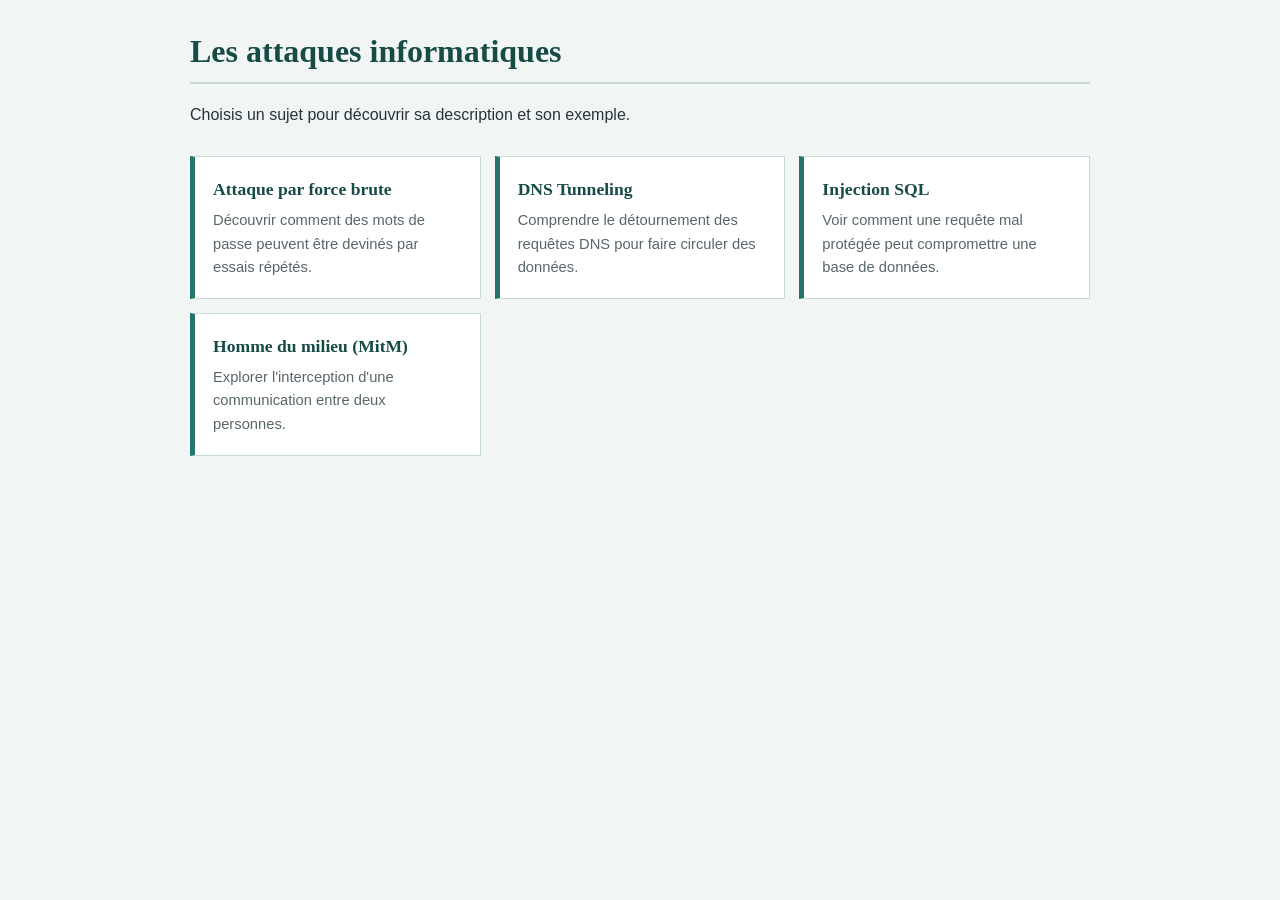
<file: index.html>
<!DOCTYPE html>
<html lang="fr">
<head>
	<meta charset="UTF-8">
	<meta name="viewport" content="width=device-width, initial-scale=1.0">
	<title>Menu | Sécurité informatique</title>
	<link rel="stylesheet" href="style.css">
</head>
<body>
	<main>
		<h1>Les attaques informatiques</h1>
		<p class="intro">Choisis un sujet pour découvrir sa description et son exemple.</p>

		<nav aria-label="Pages sur les attaques informatiques">
			<a href="BruteForce.html">
				<h2>Attaque par force brute</h2>
				<p>Découvrir comment des mots de passe peuvent être devinés par essais répétés.</p>
			</a>
			<a href="DNSTUNNELING.html">
				<h2>DNS Tunneling</h2>
				<p>Comprendre le détournement des requêtes DNS pour faire circuler des données.</p>
			</a>
			<a href="injectionSQL.html">
				<h2>Injection SQL</h2>
				<p>Voir comment une requête mal protégée peut compromettre une base de données.</p>
			</a>
			<a href="MITM.html">
				<h2>Homme du milieu (MitM)</h2>
				<p>Explorer l'interception d'une communication entre deux personnes.</p>
			</a>
		</nav>
	</main>
</body>
</html>
</file>
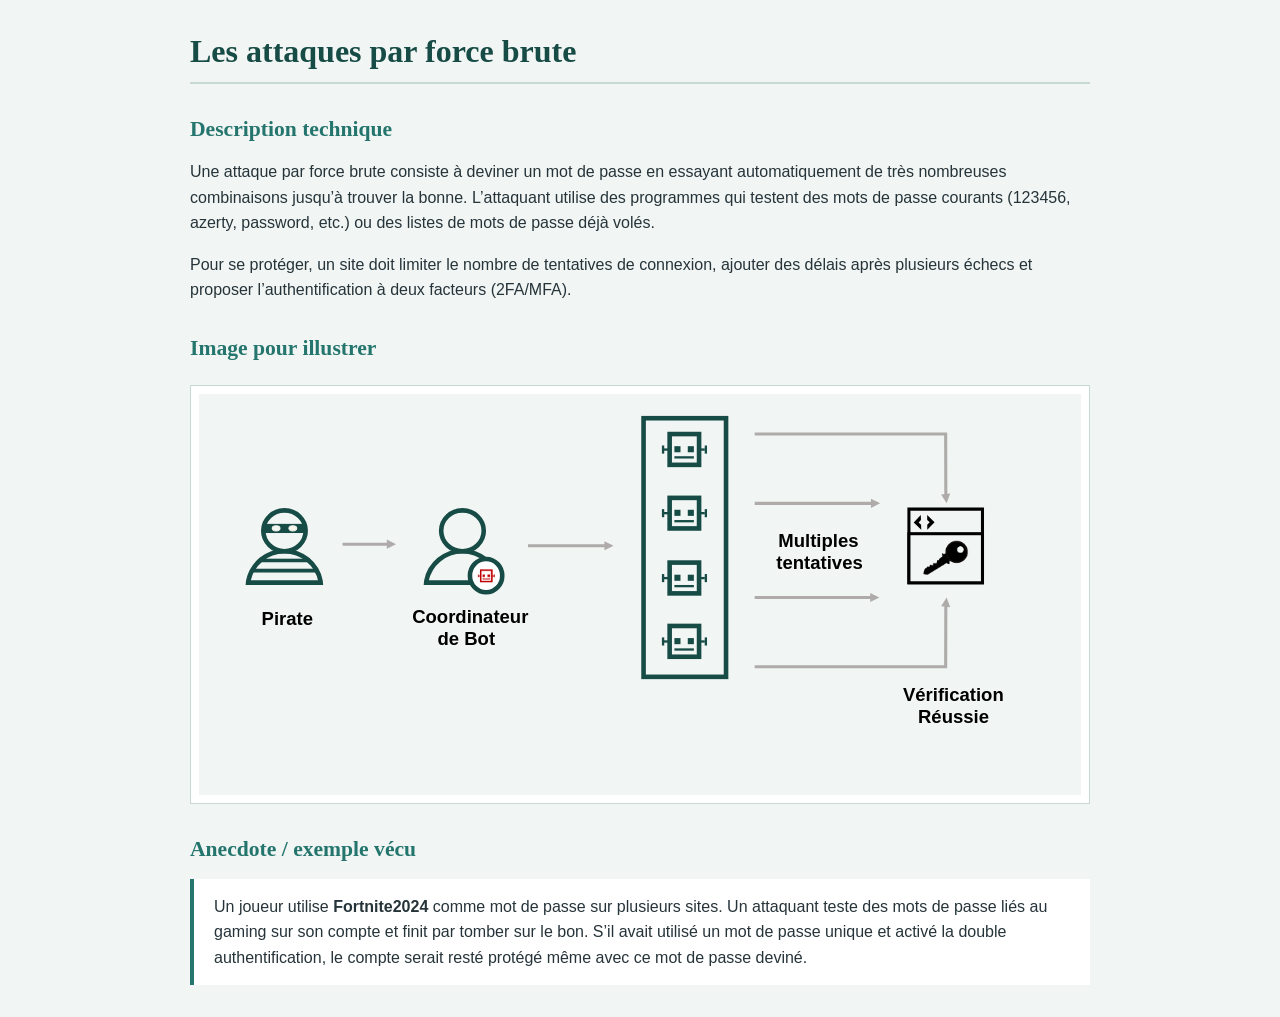
<file: BruteForce.html>
<!DOCTYPE html>
<html lang="fr">

<head>
    <meta charset="UTF-8">
    <meta name="viewport" content="width=device-width, initial-scale=1.0">
    <title>BTS Page - Attaques par force brute</title>

    <link rel="stylesheet" href="style.css">
</head>

<body>

    <div class="container">

        <h1>Les attaques par force brute</h1>

        <h2>Description technique</h2>
        <p>Une attaque par force brute consiste à deviner un mot de passe en essayant automatiquement de très nombreuses
            combinaisons jusqu’à trouver la bonne. L’attaquant utilise des programmes qui testent des mots de passe
            courants (123456, azerty, password, etc.) ou des listes de mots de passe déjà volés.</p>

        <p>Pour se protéger, un site doit limiter le nombre de tentatives de connexion, ajouter des délais après
            plusieurs échecs et proposer l’authentification à deux facteurs (2FA/MFA).</p>

        <h2>Image pour illustrer</h2>
        <div class="image-container">
            <img src="IMG/force_brute.svg" alt="Schéma expliquant l'attaque par force brute via un réseau de bots">
        </div>

        <h2>Anecdote / exemple vécu</h2>
        <div class="highlight">
            <p>Un joueur utilise <strong>Fortnite2024</strong> comme mot de passe sur plusieurs sites. Un attaquant teste des mots de passe
                liés au gaming sur son compte et finit par tomber sur le bon. S’il avait utilisé un mot de passe unique et
                activé la double authentification, le compte serait resté protégé même avec ce mot de passe deviné.</p>
        </div>

    </div>

</body>

</html>
</file>
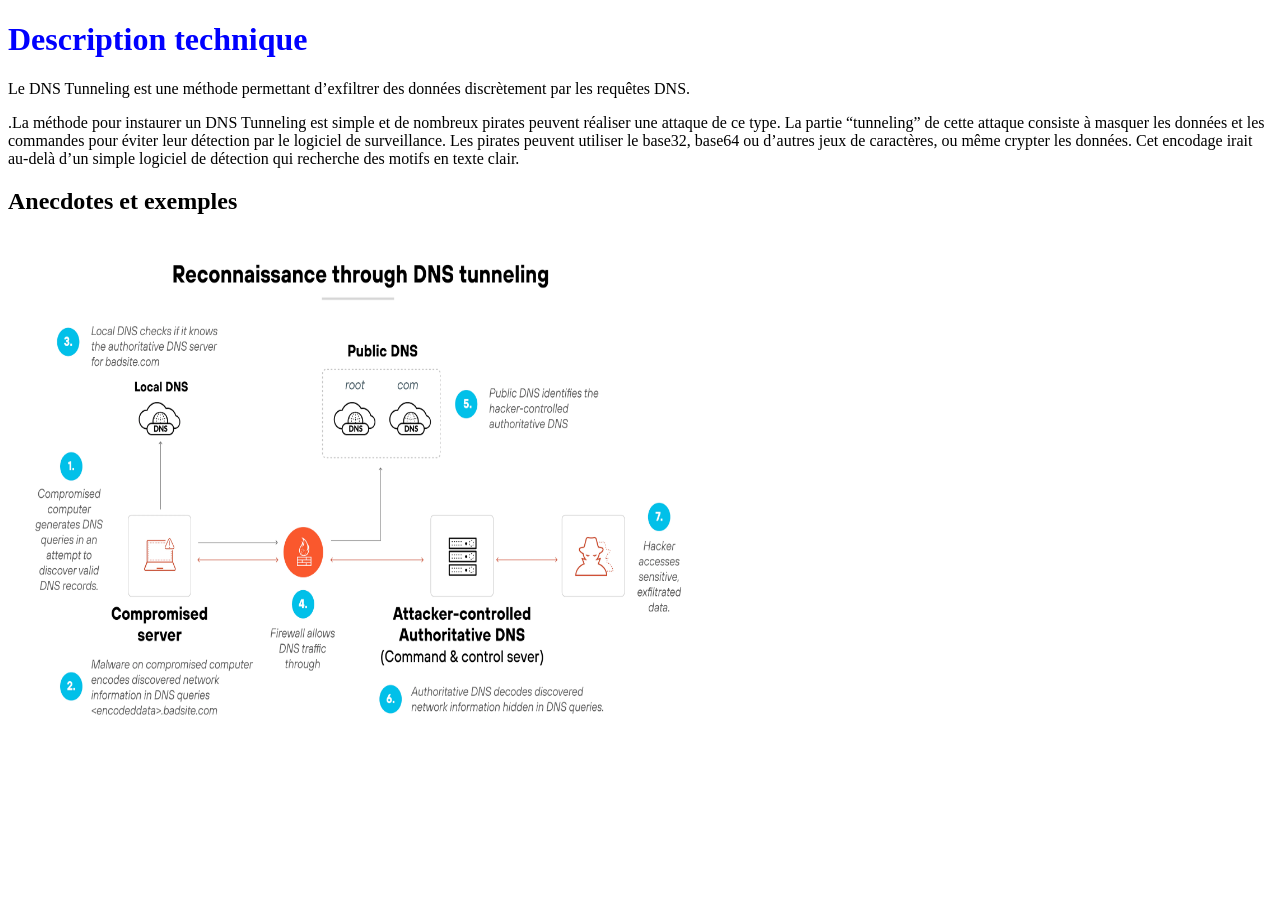
<file: DNS TUNNELING.html>
<!DOCTYPE html>
<html>
    <head>
    <title>DNS TUNNELING </title>
    <style>
        h1 {
            color: black;
        }
        h2 {
            color: black;
        }
    </style>
    </head>

<body>


<p>
<h1 style="color:blue">Description technique</h1>
Le DNS Tunneling est une méthode permettant d’exfiltrer des données discrètement par les requêtes DNS. 
</p>.La méthode pour instaurer un DNS Tunneling est simple et de nombreux pirates peuvent réaliser une attaque de ce type. La partie “tunneling” de cette attaque consiste à masquer les données et les commandes pour éviter leur détection par le logiciel de surveillance. Les pirates peuvent utiliser le base32, base64 ou d’autres jeux de caractères, ou même crypter les données. Cet encodage irait au-delà d’un simple logiciel de détection qui recherche des motifs en texte clair.



<p>
<h2>Anecdotes et exemples</h2>
<a href="https://www.paloaltonetworks.com/cyberpedia/what-is-dns-tunneling">
    <img src="IMG/DNSTunneling2025_10.png" width="700" height="500" alt="Description">
</a>

</p>



<p>
<h1></h1>

</p>


</html>
</file>
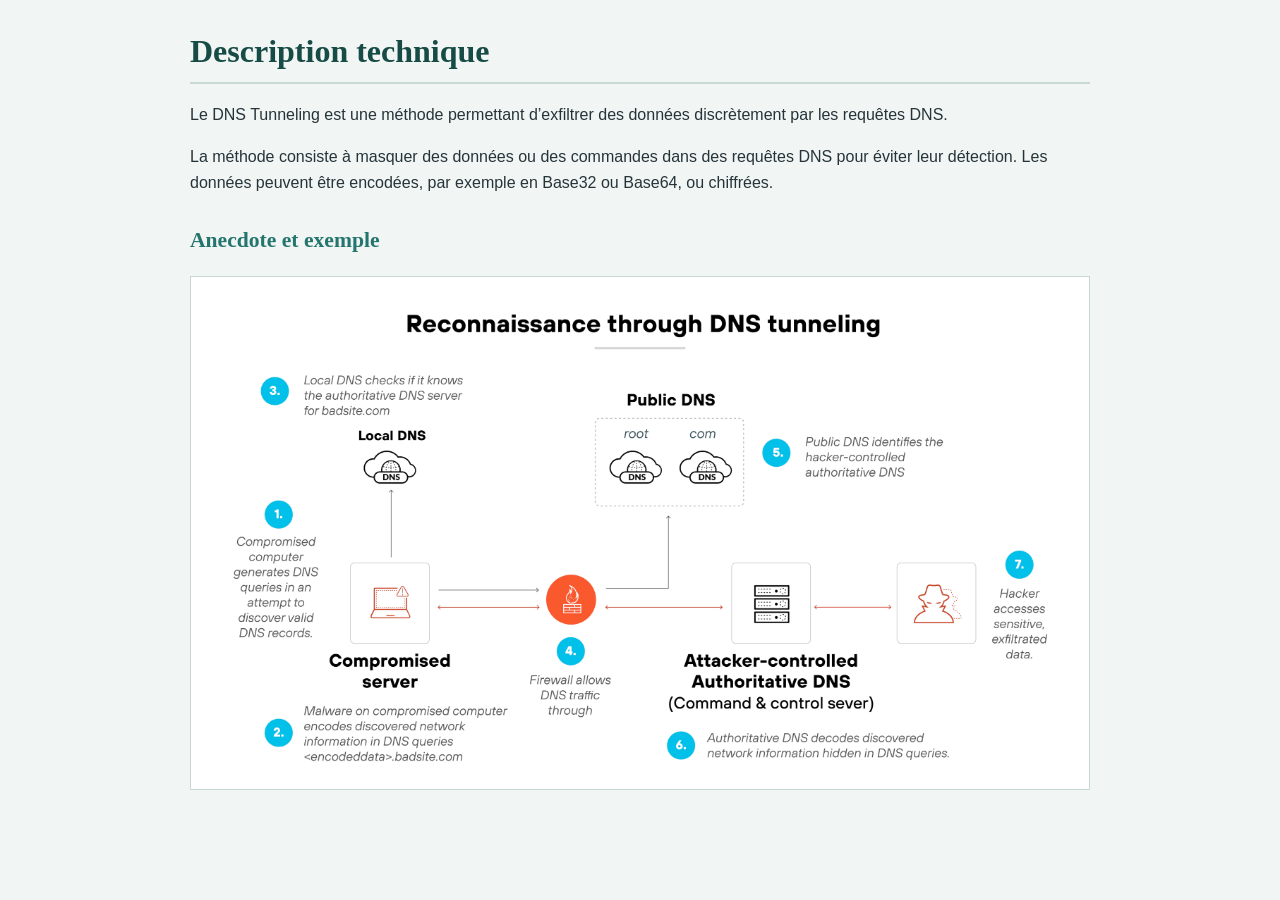
<file: DNSTUNNELING.html>
<!DOCTYPE html>
<html lang="fr">
<head>
    <meta charset="UTF-8">
    <meta name="viewport" content="width=device-width, initial-scale=1.0">
    <title>DNS Tunneling</title>
    <link rel="stylesheet" href="style.css">
</head>
<body>
    <main>
        <h1>Description technique</h1>
        <p>Le DNS Tunneling est une méthode permettant d’exfiltrer des données discrètement par les requêtes DNS.</p>
        <p>La méthode consiste à masquer des données ou des commandes dans des requêtes DNS pour éviter leur détection. Les données peuvent être encodées, par exemple en Base32 ou Base64, ou chiffrées.</p>

        <h2>Anecdote et exemple</h2>
        <a href="https://www.paloaltonetworks.com/cyberpedia/what-is-dns-tunneling">
            <img src="IMG/DNSTunneling2025_10.jpg" alt="Illustration du DNS tunneling">
        </a>
    </main>
</body>
</html>
</file>
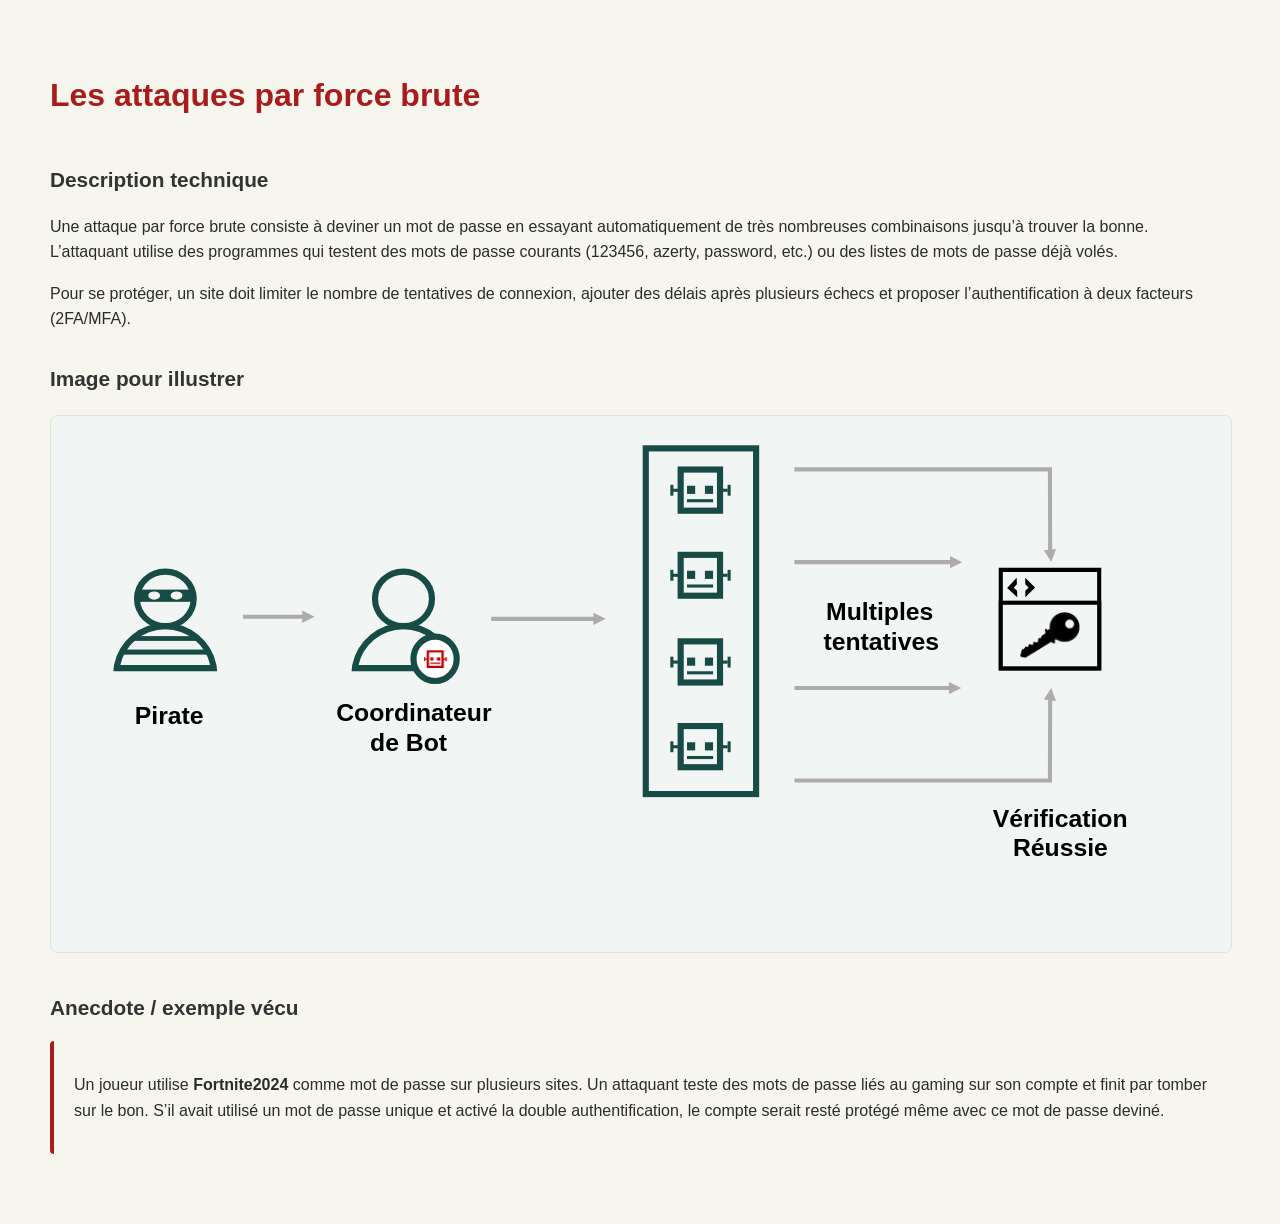
<file: force_brute.html>
<!DOCTYPE html>
<html lang="fr">

<head>
    <meta charset="UTF-8">
    <meta name="viewport" content="width=device-width, initial-scale=1.0">
    <title>BTS Page - Attaques par force brute</title>

    <style>
        body {
            background-color: #F6F5EE;
            font-family: Arial, Helvetica, sans-serif;
            color: #2C2C2C;
            line-height: 1.6;
            margin: 0;
            padding: 40px 20px;
        }

        .container {
            max-width: 1500px;
            margin: 0 auto;
            background-color: #F6F5EE;
            padding: 30px;
            border-radius: 12px;
        }

        h1 {
            color: #A81C1C;
            margin-top: 0;
            border-bottom: 2px solid #F6F5EE;
            padding-bottom: 10px;
        }

        h2 {
            color: #333333;
            margin-top: 30px;
            font-size: 1.3rem;
        }

        p {
            font-size: 1rem;
            margin-bottom: 15px;
        }

        .image-container {
            text-align: center;
            margin: 20px 0;
        }

        .image-container img {
            max-width: 100%;
            height: auto;
            border-radius: 8px;
            border: 1px solid #E2E0D8;
        }

        .highlight {
            background-color: #F6F5EE;
            padding: 15px 20px;
            border-left: 4px solid #A81C1C;
            border-radius: 4px;
        }
    </style>
</head>

<body>

    <div class="container">

        <h1>Les attaques par force brute</h1>

        <h2>Description technique</h2>
        <p>Une attaque par force brute consiste à deviner un mot de passe en essayant automatiquement de très nombreuses
            combinaisons jusqu’à trouver la bonne. L’attaquant utilise des programmes qui testent des mots de passe
            courants (123456, azerty, password, etc.) ou des listes de mots de passe déjà volés.</p>

        <p>Pour se protéger, un site doit limiter le nombre de tentatives de connexion, ajouter des délais après
            plusieurs échecs et proposer l’authentification à deux facteurs (2FA/MFA).</p>

        <h2>Image pour illustrer</h2>
        <div class="image-container">
            <img src="IMG/force_brute.svg" alt="Schéma expliquant l'attaque par force brute via un réseau de bots">
        </div>

        <h2>Anecdote / exemple vécu</h2>
        <div class="highlight">
            <p>Un joueur utilise <strong>Fortnite2024</strong> comme mot de passe sur plusieurs sites. Un attaquant teste des mots de passe
                liés au gaming sur son compte et finit par tomber sur le bon. S’il avait utilisé un mot de passe unique et
                activé la double authentification, le compte serait resté protégé même avec ce mot de passe deviné.</p>
        </div>

    </div>

</body>

</html>
</file>
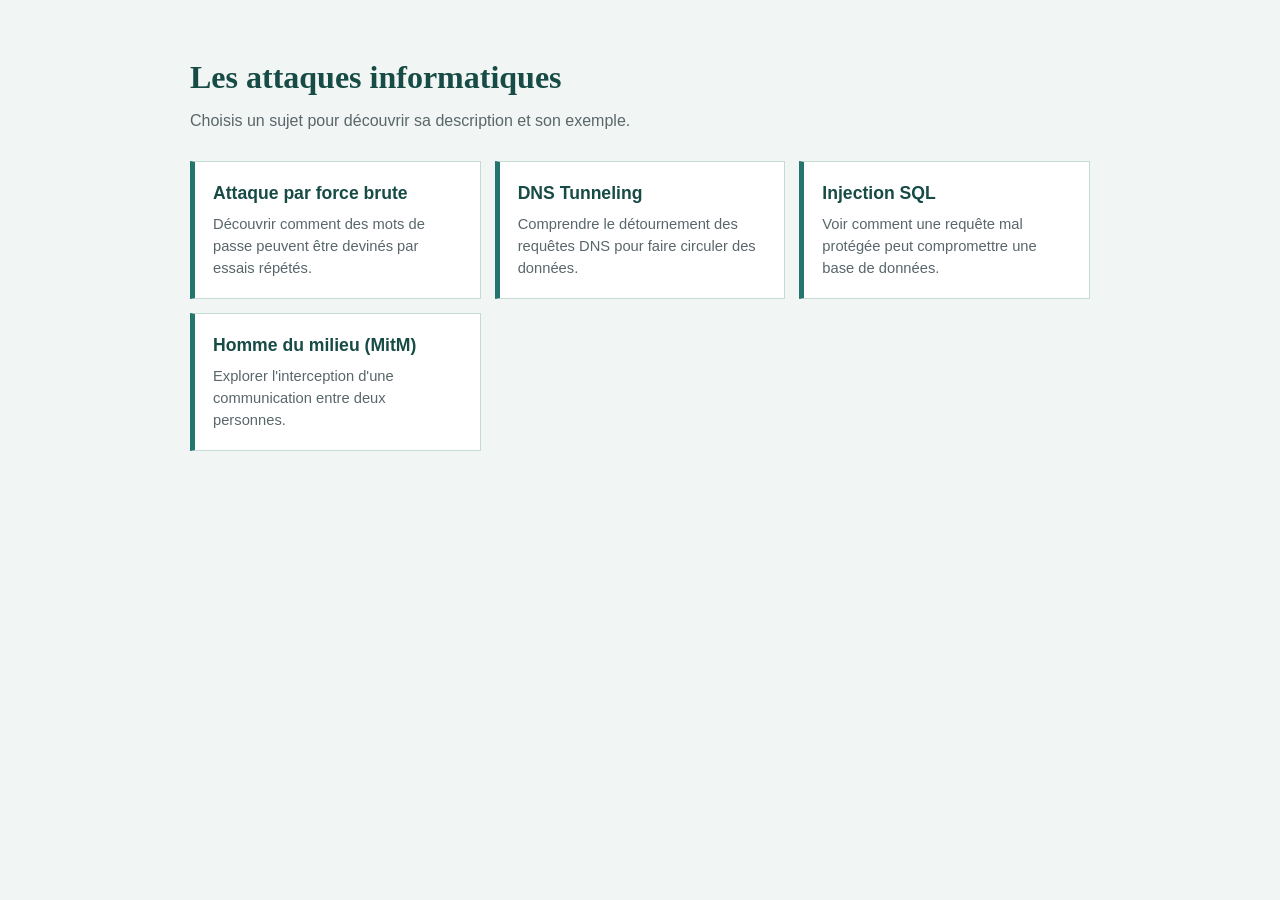
<file: indaeex.html>
<!DOCTYPE html>
<html lang="fr">
<head>
	<meta charset="UTF-8">
	<meta name="viewport" content="width=device-width, initial-scale=1.0">
	<title>Menu | Sécurité informatique</title>
	<style>
		body {
			margin: 0;
			padding: 32px 20px;
			background: #f1f5f3;
			color: #26343a;
			font-family: Arial, sans-serif;
			line-height: 1.5;
		}

		main {
			max-width: 900px;
			margin: 0 auto;
		}

		h1 {
			margin-bottom: 8px;
			color: #174b45;
			font-family: Georgia, serif;
		}

		.intro { margin-top: 0; color: #59666a; }

		nav {
			display: grid;
			grid-template-columns: repeat(auto-fit, minmax(220px, 1fr));
			gap: 14px;
			margin-top: 28px;
		}

		nav a {
			display: block;
			min-height: 100px;
			padding: 18px;
			border: 1px solid #c6d9d2;
			border-left: 5px solid #24756d;
			background: #fff;
			color: inherit;
			text-decoration: none;
		}

		nav a:hover, nav a:focus-visible {
			border-left-color: #d28a55;
			background: #f9fcfa;
		}

		nav h2 { margin: 0 0 6px; color: #174b45; font-size: 1.1rem; }
		nav p { margin: 0; color: #59666a; font-size: 0.92rem; }
	</style>
</head>
<body>
	<main>
		<h1>Les attaques informatiques</h1>
		<p class="intro">Choisis un sujet pour découvrir sa description et son exemple.</p>

		<nav aria-label="Pages sur les attaques informatiques">
			<a href="BruteForce.html">
				<h2>Attaque par force brute</h2>
				<p>Découvrir comment des mots de passe peuvent être devinés par essais répétés.</p>
			</a>
			<a href="DNS%20TUNNELING.html">
				<h2>DNS Tunneling</h2>
				<p>Comprendre le détournement des requêtes DNS pour faire circuler des données.</p>
			</a>
			<a href="injection%20SQL.html">
				<h2>Injection SQL</h2>
				<p>Voir comment une requête mal protégée peut compromettre une base de données.</p>
			</a>
			<a href="MITM.html">
				<h2>Homme du milieu (MitM)</h2>
				<p>Explorer l'interception d'une communication entre deux personnes.</p>
			</a>
		</nav>
	</main>
</body>
</html>
</file>
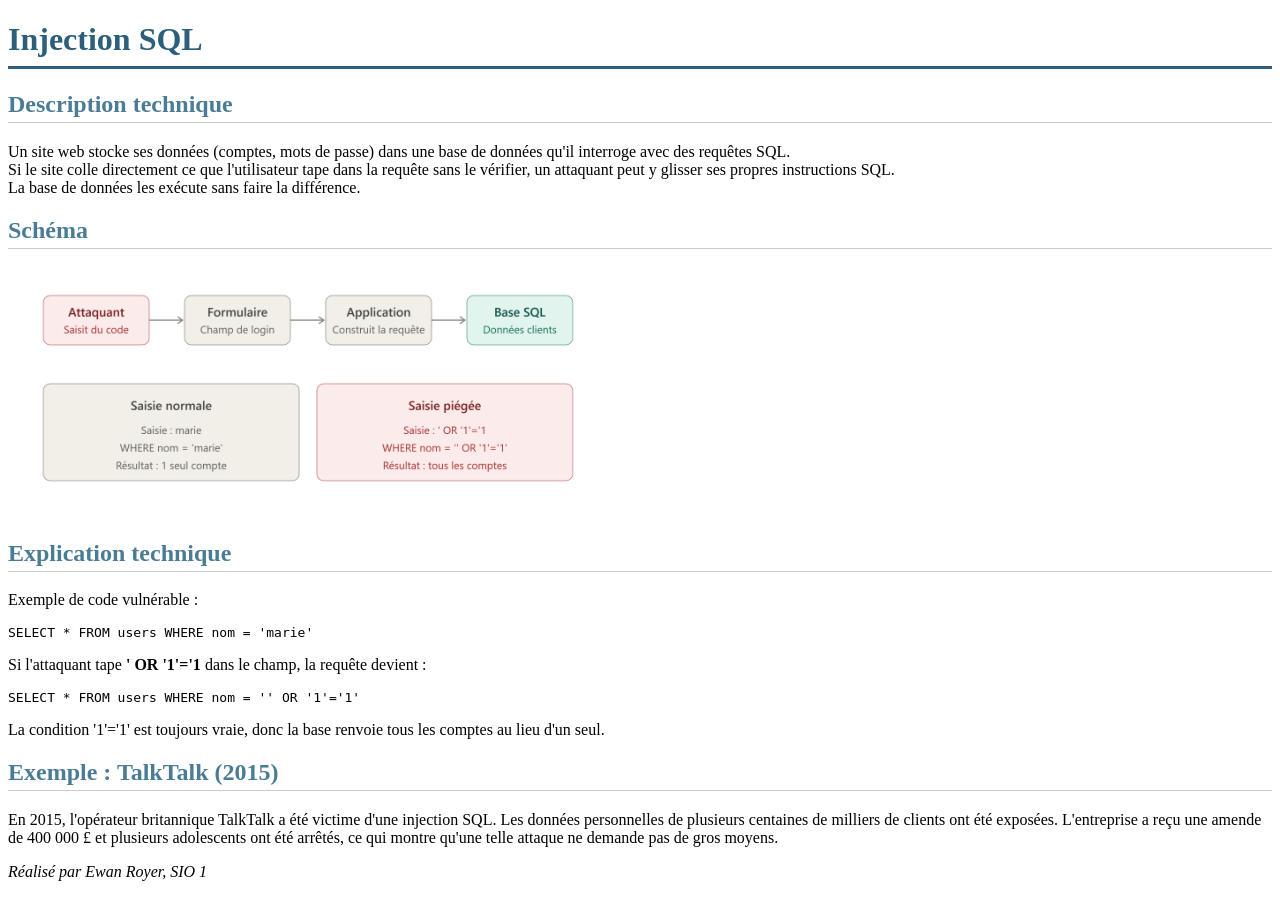
<file: injection SQL.html>
<!DOCTYPE html>
<html lang="fr">
<head>
  <meta charset="UTF-8">
  <title>Injection SQL</title>

  <style>
    h1 {
      color: #2c5f7c;
      font-family: Georgia, serif;
      border-bottom: 3px solid #2c5f7c;
      padding-bottom: 8px;
    }

    h2 {
      color: #4a7c96;
      font-family: Georgia, serif;
      border-bottom: 1px solid #ccc;
      padding-bottom: 4px;
    }

    p {
      color: black;
      font-family: Cambria, Cochin, Georgia, Times, 'Times New Roman', serif;
    }
  </style>
</head>
<body>

  <h1>Injection SQL</h1>

  <h2>Description technique</h2>
  <p>
    Un site web stocke ses données (comptes, mots de passe) dans une base de données
    qu'il interroge avec des requêtes SQL. <br>Si le site colle directement ce que
    l'utilisateur tape dans la requête sans le vérifier, un attaquant peut y glisser
    ses propres instructions SQL.<br> La base de données les exécute sans faire la différence.
  </p>

  <h2>Schéma</h2>
  <img src="IMG/injection_sql_schema.png"width="600">

  <h2>Explication technique</h2>
  <p>Exemple de code vulnérable :</p>
  <pre>SELECT * FROM users WHERE nom = 'marie'</pre>

  <p>Si l'attaquant tape <b>' OR '1'='1</b> dans le champ, la requête devient :</p>
  <pre>SELECT * FROM users WHERE nom = '' OR '1'='1'</pre>

  <p>
    La condition '1'='1' est toujours vraie, donc la base renvoie tous les comptes
    au lieu d'un seul.
  </p>

  <h2>Exemple : TalkTalk (2015)</h2>
  <p>
    En 2015, l'opérateur britannique TalkTalk a été victime d'une injection SQL.
    Les données personnelles de plusieurs centaines de milliers de clients ont été
    exposées. L'entreprise a reçu une amende de 400 000 £ et plusieurs adolescents
    ont été arrêtés, ce qui montre qu'une telle attaque ne demande pas de gros moyens.
  </p>

  <p><i>Réalisé par Ewan Royer, SIO 1</i></p>

</body>
</html>
</file>
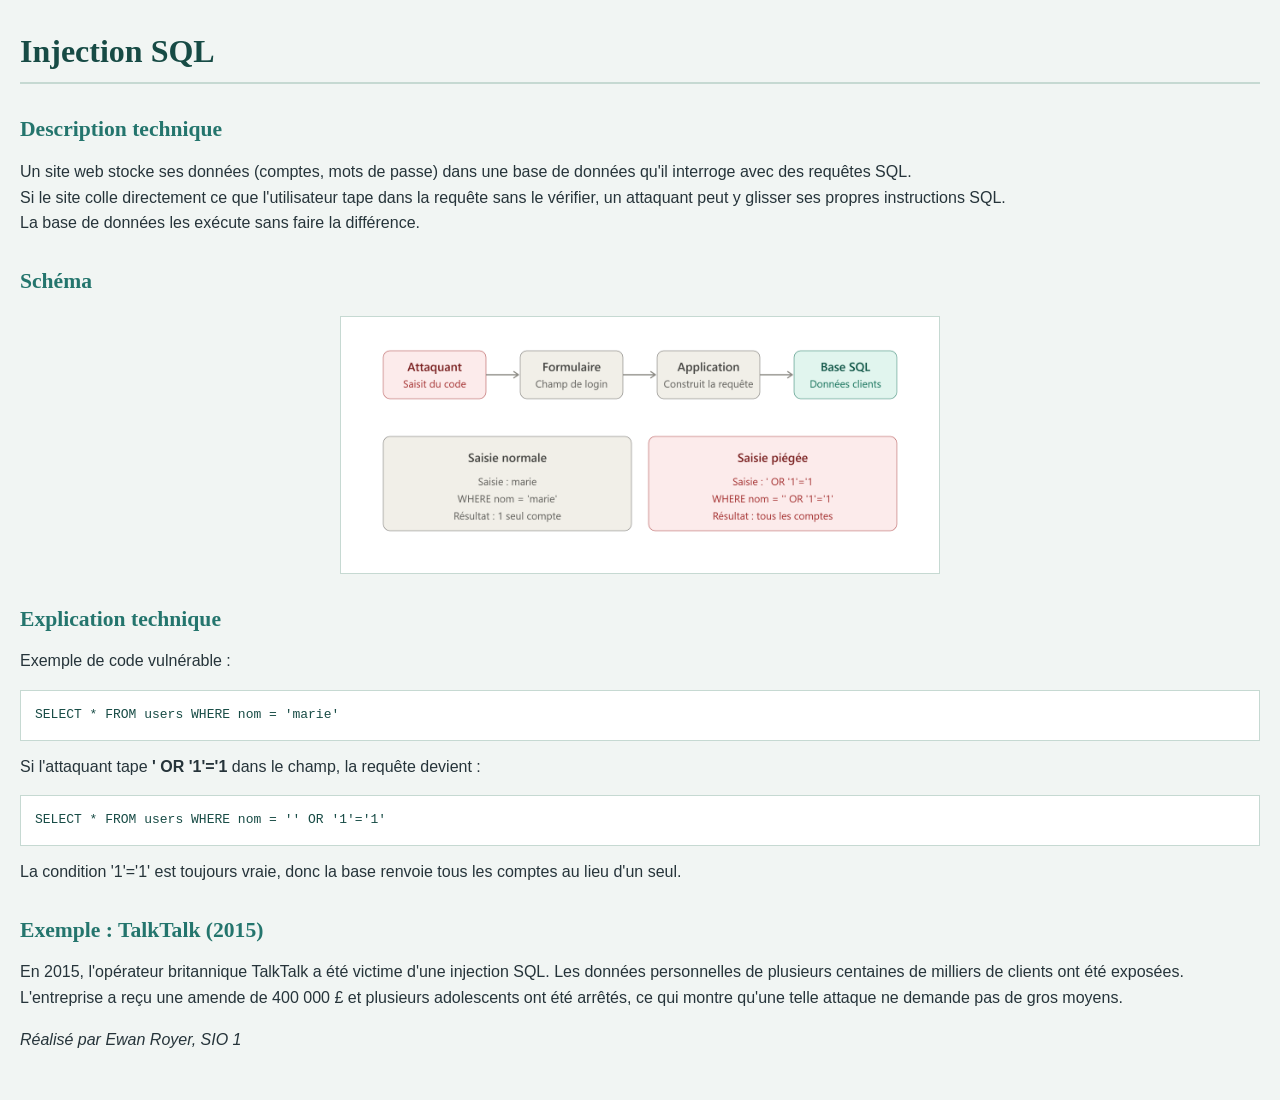
<file: injectionSQL.html>
<!DOCTYPE html>
<html lang="fr">
<head>
  <meta charset="UTF-8">
  <title>Injection SQL</title>

  <link rel="stylesheet" href="style.css">
</head>
<body>

  <h1>Injection SQL</h1>

  <h2>Description technique</h2>
  <p>
    Un site web stocke ses données (comptes, mots de passe) dans une base de données
    qu'il interroge avec des requêtes SQL. <br>Si le site colle directement ce que
    l'utilisateur tape dans la requête sans le vérifier, un attaquant peut y glisser
    ses propres instructions SQL.<br> La base de données les exécute sans faire la différence.
  </p>

  <h2>Schéma</h2>
  <img src="IMG/injection_sql_schema.png"width="600">

  <h2>Explication technique</h2>
  <p>Exemple de code vulnérable :</p>
  <pre>SELECT * FROM users WHERE nom = 'marie'</pre>

  <p>Si l'attaquant tape <b>' OR '1'='1</b> dans le champ, la requête devient :</p>
  <pre>SELECT * FROM users WHERE nom = '' OR '1'='1'</pre>

  <p>
    La condition '1'='1' est toujours vraie, donc la base renvoie tous les comptes
    au lieu d'un seul.
  </p>

  <h2>Exemple : TalkTalk (2015)</h2>
  <p>
    En 2015, l'opérateur britannique TalkTalk a été victime d'une injection SQL.
    Les données personnelles de plusieurs centaines de milliers de clients ont été
    exposées. L'entreprise a reçu une amende de 400 000 £ et plusieurs adolescents
    ont été arrêtés, ce qui montre qu'une telle attaque ne demande pas de gros moyens.
  </p>

  <p><i>Réalisé par Ewan Royer, SIO 1</i></p>

</body>
</html>
</file>
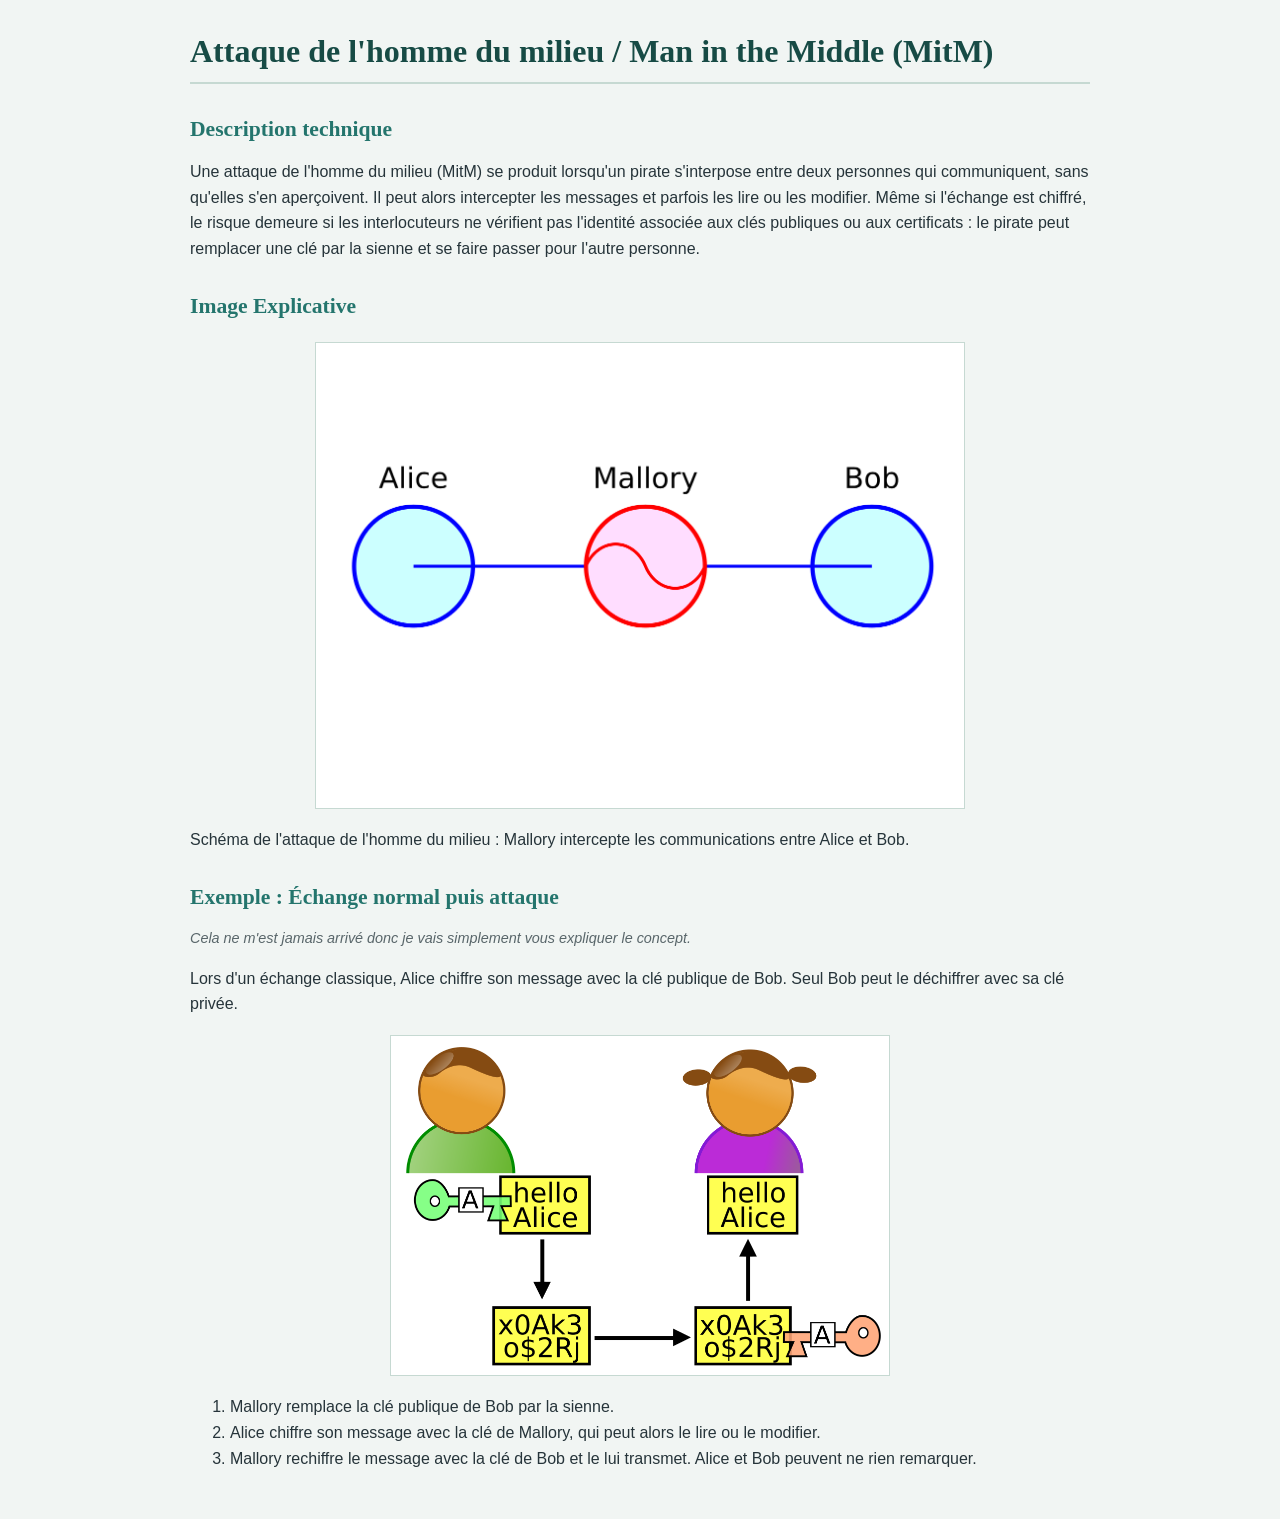
<file: MITM.html>
<!DOCTYPE html>
<html lang="fr">
<head>
	<meta charset="UTF-8">
	<meta name="viewport" content="width=device-width, initial-scale=1.0">
	<title>Attaque de l'homme du milieu (MitM)</title>
    <link rel="stylesheet" href="style.css">
</head>
<body>
	<main>
		<h1>Attaque de l'homme du milieu / Man in the Middle (MitM)</h1>
		<h2>Description technique</h2>
		<p>Une attaque de l'homme du milieu (MitM) se produit lorsqu'un pirate s'interpose entre deux personnes qui communiquent, sans qu'elles s'en aperçoivent. Il peut alors intercepter les messages et parfois les lire ou les modifier. Même si l'échange est chiffré, le risque demeure si les interlocuteurs ne vérifient pas l'identité associée aux clés publiques ou aux certificats : le pirate peut remplacer une clé par la sienne et se faire passer pour l'autre personne.</p>

		<h2>Image Explicative</h2>
		<img class="image-attack" src="IMG/Man_in_the_middle_attack.png" alt="Mallory intercepte les communications entre Alice et Bob">
		<p>Schéma de l'attaque de l'homme du milieu : Mallory intercepte les communications entre Alice et Bob</a>.</p>

		<h2>Exemple : Échange normal puis attaque</h2>
		<p class="intro-note">Cela ne m'est jamais arrivé donc je vais simplement vous expliquer le concept.</p>
		<p>Lors d'un échange classique, Alice chiffre son message avec la clé publique de Bob. Seul Bob peut le déchiffrer avec sa clé privée.</p>
		<img class="image-example" src="IMG/Asymmetric_cryptography_-_step_2.png" alt="Échange classique de clés publiques entre Alice et Bob">
		<ol>
			<li>Mallory remplace la clé publique de Bob par la sienne.</li>
			<li>Alice chiffre son message avec la clé de Mallory, qui peut alors le lire ou le modifier.</li>
			<li>Mallory rechiffre le message avec la clé de Bob et le lui transmet. Alice et Bob peuvent ne rien remarquer.</li>
		</ol>
</body>
</html>
</file>
<file: style.css>
:root {
    font-family: "Trebuchet MS", Arial, sans-serif;
    color: #26343a;
    background: #f1f5f3;
}

* { box-sizing: border-box; }

body {
    min-height: 100vh;
    margin: 0;
    padding: 32px 20px;
    background: #f1f5f3;
    line-height: 1.6;
}

main, .container {
    width: min(900px, 100%);
    margin: 0 auto;
}

.container {
    padding: 0;
    border-radius: 0;
    background: transparent;
}

h1 {
    margin: 0 0 18px;
    padding-bottom: 12px;
    border-bottom: 2px solid #c6d9d2;
    color: #174b45;
    font-family: Georgia, serif;
    line-height: 1.2;
}

h2 {
    margin: 28px 0 12px;
    color: #24756d;
    font-family: Georgia, serif;
    font-size: 1.35rem;
}

p { margin: 0 0 16px; }

img {
    display: block;
    max-width: 100%;
    height: auto;
    margin: 18px auto;
    padding: 8px;
    border: 1px solid #c6d9d2;
    background: #fff;
}

.image-attack { width: 100%; max-width: 650px; }
.image-example { width: 100%; max-width: 500px; }

.image-container { margin: 20px 0; text-align: center; }

.highlight {
    padding: 15px 20px;
    border-left: 4px solid #24756d;
    background: #fff;
}

.highlight p:last-child { margin-bottom: 0; }
.intro-note { color: #59666a; font-size: 0.9em; font-style: italic; }

pre {
    overflow-x: auto;
    padding: 14px;
    border: 1px solid #c6d9d2;
    background: #fff;
    color: #174b45;
}

a { color: #175e56; }

nav {
    display: grid;
    grid-template-columns: repeat(auto-fit, minmax(220px, 1fr));
    gap: 14px;
    margin-top: 28px;
}

nav a {
    display: block;
    min-height: 100px;
    padding: 18px;
    border: 1px solid #c6d9d2;
    border-left: 5px solid #24756d;
    background: #fff;
    color: inherit;
    text-decoration: none;
}

nav a:hover, nav a:focus-visible {
    border-left-color: #d28a55;
    background: #f9fcfa;
}

nav h2 { margin: 0 0 6px; color: #174b45; font-size: 1.1rem; }
nav p { margin: 0; color: #59666a; font-size: 0.92rem; }

@media (max-width: 600px) {
    body { padding: 22px 16px; }
    nav { grid-template-columns: 1fr; }
}
</file>
